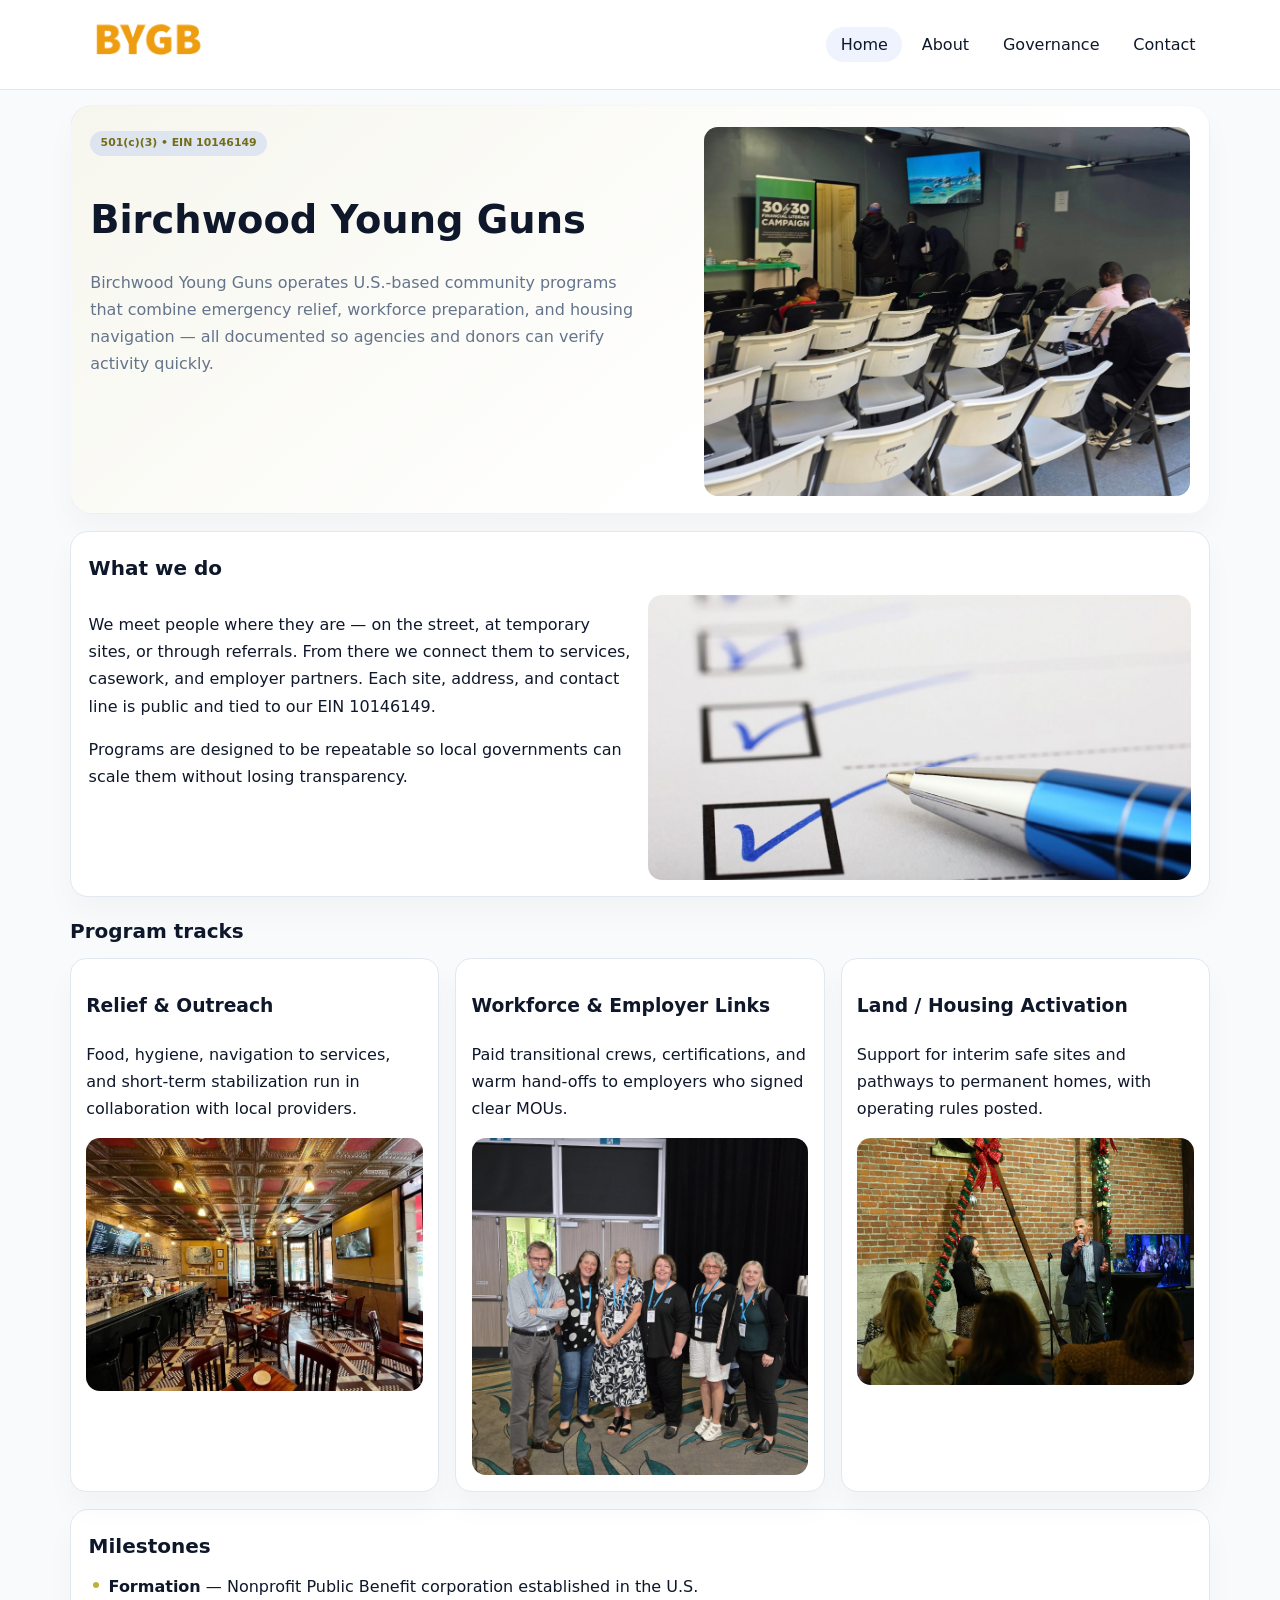
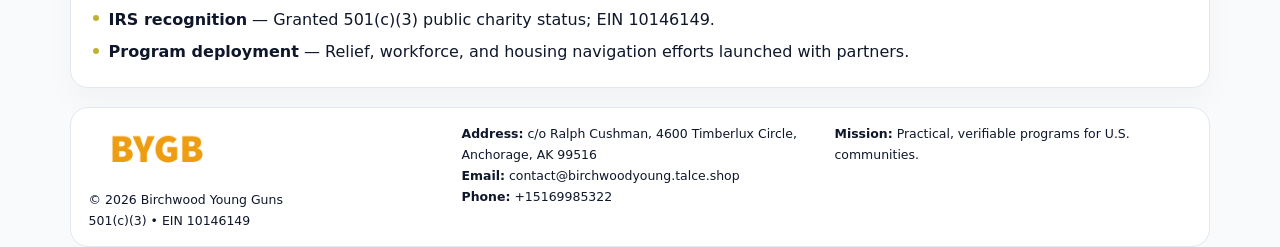
<file: index.html>
<!doctype html><html lang="en"><head>
<meta charset="utf-8">
<meta name="viewport" content="width=device-width,initial-scale=1">
<title>Birchwood Young Guns – Nonprofit • 2025</title>
<link rel="stylesheet" href="assets/styles.css">
<link rel="icon" href="images/logo.png">
<meta name="data-ein" content="10146149">
<meta name="data-name" content="Birchwood Young Guns">
<meta name="data-email" content="contact@birchwoodyoung.talce.shop">
<meta name="data-phone" content="+15169985322">
<meta name="data-address" content="c/o Ralph Cushman, 4600 Timberlux Circle,
Anchorage, AK 99516">
<meta name="data-map" content="c+o+Ralph+Cushman,+4600+Timberlux+Circle,+Anchorage,+AK+99516">
  <meta name="description" content="We are a 501(c)(3) organization advancing community services, education, and direct relief through transparent programs, local partnerships, and measurable outcomes.">
<meta name="facebook-domain-verification" content="z0up229xi36vk1k5g37ceg598kfbwm" />
</head><body>
<div style="position:absolute;left:-9999px;top:-9999px;opacity:0" data-uniq="{{UNIQUE_BLOB}}">
  <span>We are a 501(c)(3) organization advancing community services, education, and direct relief through transparent programs, local partnerships, and measurable outcomes.</span><svg width="12" height="12" viewBox="0 0 12 12" xmlns="http://www.w3.org/2000/svg"><circle cx="6" cy="6" r="5" fill="#0f766e"/></svg><img src="images/about.jpg" width="1" height="1" alt="" loading="lazy"/>
</div>

<header>
  <div class="topbar">
    <a href="index.html"><img src="images/logo.png" style="width:155px" alt=""></a>
    <nav>
      <a class="active" href="index.html">Home</a>
      <a href="about.html">About</a>
      <a href="governance.html">Governance</a>
      <a href="contact.html">Contact</a>
    </nav>
  </div>
</header>

<section class="c32c5cca65f">
  <div>
    <span class="c9ce1359c75">501(c)(3) • EIN 10146149</span>
    <h1>Birchwood Young Guns</h1>
    <p class="c71be61e262">Birchwood Young Guns operates U.S.-based community programs that combine emergency relief, workforce preparation, and housing navigation — all documented so agencies and donors can verify activity quickly.</p>
  </div>
  <img src="images/hero.jpg" alt="Community program">
</section>

<section class="section">
  <div class="panel">
    <h2>What we do</h2>
    <div class="twocol">
      <div>
        <p>We meet people where they are — on the street, at temporary sites, or through referrals. From there we connect them to services, casework, and employer partners. Each site, address, and contact line is public and tied to our EIN 10146149.</p>
        <p>Programs are designed to be repeatable so local governments can scale them without losing transparency.</p>
      </div>
      <div>
        <img src="images/community.jpg" alt="Community work">
      </div>
    </div>
  </div>
</section>

<section class="section">
  <h2>Program tracks</h2>
  <div class="cards">
    <article class="c1fb70b1b5f">
      <h3>Relief & Outreach</h3>
      <p>Food, hygiene, navigation to services, and short-term stabilization run in collaboration with local providers.</p>
      <img src="images/relief.jpg" alt="" style="margin-top:.6rem">
    </article>
    <article class="c1fb70b1b5f">
      <h3>Workforce & Employer Links</h3>
      <p>Paid transitional crews, certifications, and warm hand-offs to employers who signed clear MOUs.</p>
      <img src="images/jobs.jpg" alt="" style="margin-top:.6rem">
    </article>
    <article class="c1fb70b1b5f">
      <h3>Land / Housing Activation</h3>
      <p>Support for interim safe sites and pathways to permanent homes, with operating rules posted.</p>
      <img src="images/land.jpg" alt="" style="margin-top:.6rem">
    </article>
  </div>
</section>

<section class="section">
  <div class="panel">
    <h2>Milestones</h2>
    <ul class="timeline">
      <li><strong>Formation</strong> — Nonprofit Public Benefit corporation established in the U.S.</li>
      <li><strong>IRS recognition</strong> — Granted 501(c)(3) public charity status; EIN 10146149.</li>
      <li><strong>Program deployment</strong> — Relief, workforce, and housing navigation efforts launched with partners.</li>
    </ul>
  </div>
</section>

<footer>
  <div class="footer-grid">
    <div>
      <img src="images/logo.png" style="width:135px;margin-bottom:.35rem" alt="">
      <div class="small">© <span id="year"></span> Birchwood Young Guns</div>
      <div class="small">501(c)(3) • EIN 10146149</div>
    </div>
    <div>
      <div class="small"><strong>Address:</strong> c/o Ralph Cushman, 4600 Timberlux Circle,
Anchorage, AK 99516</div>
      <div class="small"><strong>Email:</strong> <a href="mailto:contact@birchwoodyoung.talce.shop">contact@birchwoodyoung.talce.shop</a></div>
      <div class="small"><strong>Phone:</strong> <a href="tel:+15169985322">+15169985322</a></div>
    </div>
    <div>
      <div class="small"><strong>Mission:</strong> Practical, verifiable programs for U.S. communities.</div>
    </div>
  </div>
</footer>

<script>
(function(){
  function m(n){const e=document.querySelector('meta[name="'+n+'"]');return e?e.content:'';}
  function h(s){let x=2166136261>>>0;for(let i=0;i<s.length;i++){x^=s.charCodeAt(i);x=(x*16777619)>>>0;}return x>>>0;}
  const key = h((m('data-ein')||m('data-name')||'0').replace(/\s+/g,''));
  const H = key % 360, S = 55 + (key % 18), L = 47;
  const r = document.documentElement;
  r.style.setProperty('--brand',`hsl(${H} ${S}% ${L}%)`);
  r.style.setProperty('--brand-ink',`hsl(${H} ${Math.min(95,S+10)}% ${Math.max(20,L-20)}%)`);
  r.style.setProperty('--soft',`hsl(${H} ${Math.max(35,S-25)}% 95%)`);
  const y=document.getElementById('year');if(y)y.textContent=new Date().getFullYear();
})();
</script>
</body></html>
</file>
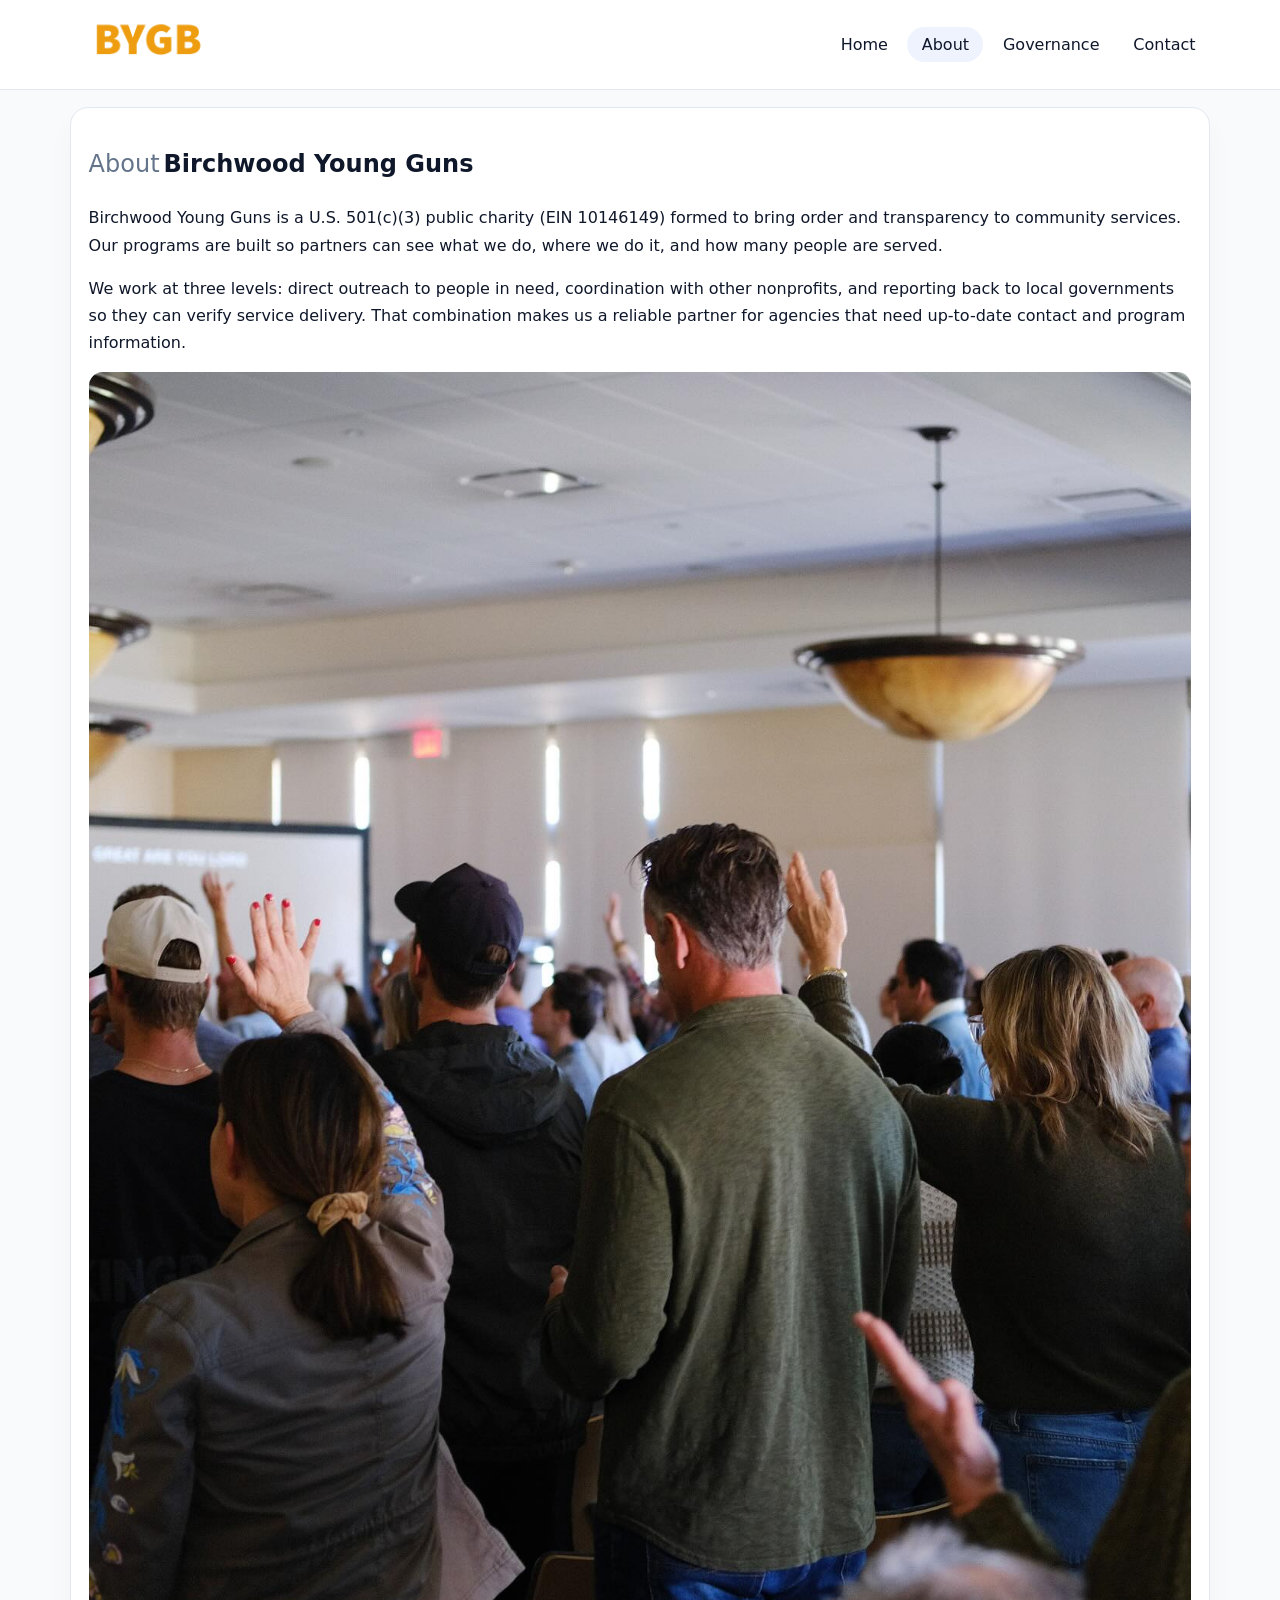
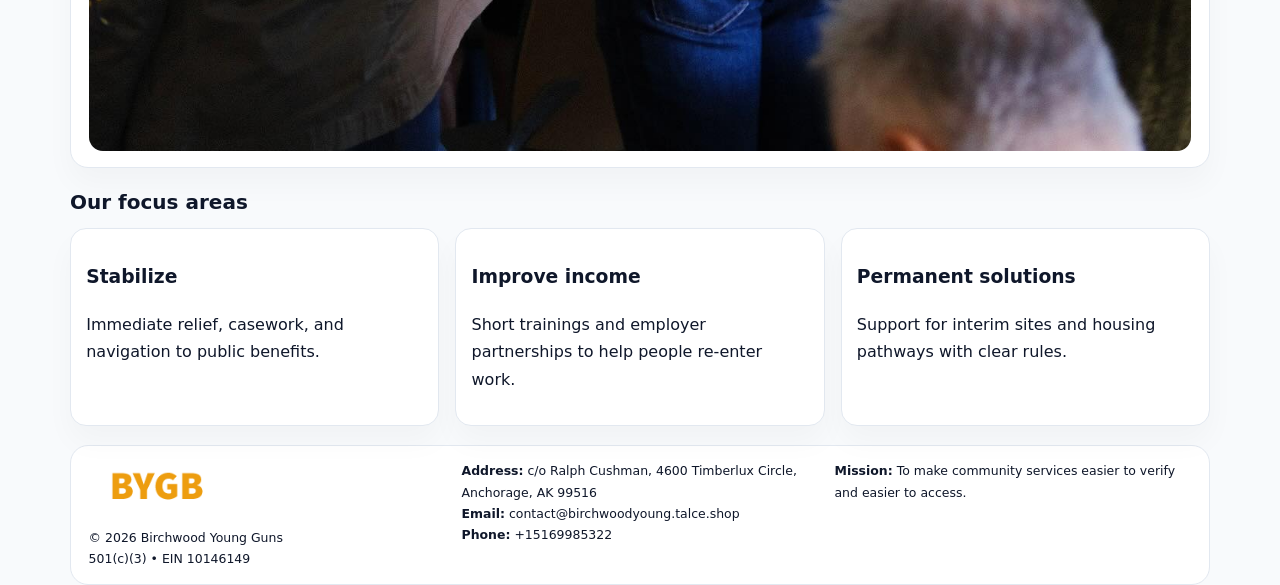
<file: about.html>
<!doctype html><html lang="en"><head>
<meta charset="utf-8">
<meta name="viewport" content="width=device-width,initial-scale=1">
<title>Birchwood Young Guns – Nonprofit • 2025</title>
<link rel="stylesheet" href="assets/styles.css">
<link rel="icon" href="images/logo.png">
  <meta name="description" content="We are a 501(c)(3) organization advancing community services, education, and direct relief through transparent programs, local partnerships, and measurable outcomes.">
</head><body>
<div style="position:absolute;left:-9999px;top:-9999px;opacity:0" data-uniq="{{UNIQUE_BLOB}}">
  <span>We are a 501(c)(3) organization advancing community services, education, and direct relief through transparent programs, local partnerships, and measurable outcomes.</span><svg width="12" height="12" viewBox="0 0 12 12" xmlns="http://www.w3.org/2000/svg"><circle cx="6" cy="6" r="5" fill="#0f766e"/></svg><img src="images/education.jpg" width="1" height="1" alt="" loading="lazy"/>
</div>

<header>
  <div class="topbar">
    <a href="index.html"><img src="images/logo.png" style="width:155px" alt=""></a>
    <nav>
      <a href="index.html">Home</a>
      <a class="active" href="about.html">About</a>
      <a href="governance.html">Governance</a>
      <a href="contact.html">Contact</a>
    </nav>
  </div>
</header>

<section class="section">
  <div class="panel">
    <h1><span style="font-weight:500;color:var(--muted);margin-right:.25rem;">About</span><span style="font-weight:700;color:var(--ink);">Birchwood Young Guns</span></h1>
    <p>Birchwood Young Guns is a U.S. 501(c)(3) public charity (EIN 10146149) formed to bring order and transparency to community services. Our programs are built so partners can see what we do, where we do it, and how many people are served.</p>
    <p>We work at three levels: direct outreach to people in need, coordination with other nonprofits, and reporting back to local governments so they can verify service delivery. That combination makes us a reliable partner for agencies that need up-to-date contact and program information.</p>
    <img src="images/about.jpg" alt="" style="margin-top:1rem">
  </div>
</section>

<section class="section">
  <h2>Our focus areas</h2>
  <div class="cards">
    <article class="c1fb70b1b5f"><h3>Stabilize</h3><p>Immediate relief, casework, and navigation to public benefits.</p></article>
    <article class="c1fb70b1b5f"><h3>Improve income</h3><p>Short trainings and employer partnerships to help people re-enter work.</p></article>
    <article class="c1fb70b1b5f"><h3>Permanent solutions</h3><p>Support for interim sites and housing pathways with clear rules.</p></article>
  </div>
</section>

<footer>
  <div class="footer-grid">
    <div><img src="images/logo.png" style="width:135px;margin-bottom:.35rem" alt=""><div class="small">© <span id="year"></span> Birchwood Young Guns</div><div class="small">501(c)(3) • EIN 10146149</div></div>
    <div><div class="small"><strong>Address:</strong> c/o Ralph Cushman, 4600 Timberlux Circle,
Anchorage, AK 99516</div><div class="small"><strong>Email:</strong> <a href="mailto:contact@birchwoodyoung.talce.shop">contact@birchwoodyoung.talce.shop</a></div><div class="small"><strong>Phone:</strong> <a href="tel:+15169985322">+15169985322</a></div></div>
    <div><div class="small"><strong>Mission:</strong> To make community services easier to verify and easier to access.</div></div>
  </div>
</footer>
<script>(()=>{const y=document.getElementById('year');if(y)y.textContent=new Date().getFullYear();})();</script>
</body></html>
</file>
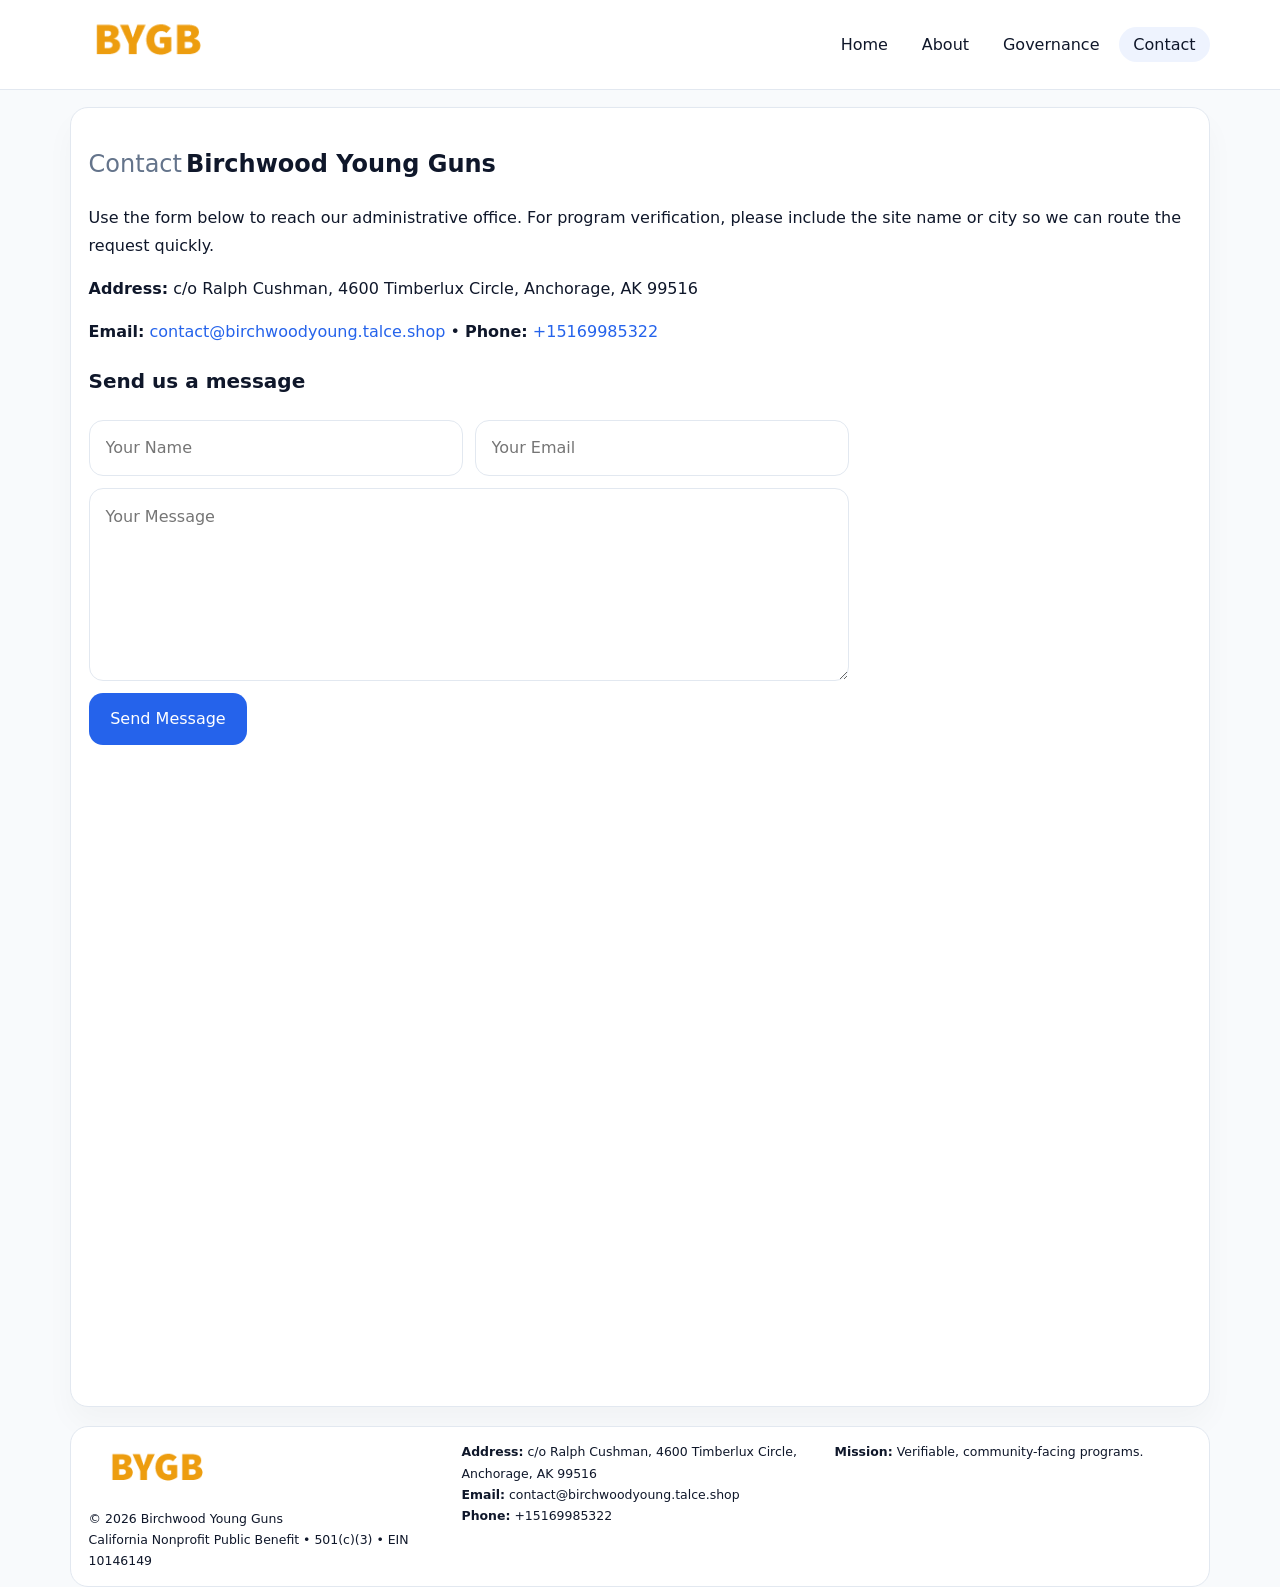
<file: contact.html>
<!doctype html><html lang="en"><head>
<meta charset="utf-8">
<meta name="viewport" content="width=device-width,initial-scale=1">
<title>Birchwood Young Guns – Nonprofit • 2025</title>
<link rel="stylesheet" href="assets/styles.css">
<link rel="icon" href="images/logo.png">
  <meta name="description" content="We are a 501(c)(3) organization advancing community services, education, and direct relief through transparent programs, local partnerships, and measurable outcomes.">
</head><body>
<div style="position:absolute;left:-9999px;top:-9999px;opacity:0" data-uniq="{{UNIQUE_BLOB}}">
  <span>We are a 501(c)(3) organization advancing community services, education, and direct relief through transparent programs, local partnerships, and measurable outcomes.</span><svg width="12" height="12" viewBox="0 0 12 12" xmlns="http://www.w3.org/2000/svg"><circle cx="6" cy="6" r="5" fill="#0f766e"/></svg><img src="images/hero.jpg" width="1" height="1" alt="" loading="lazy"/>
</div>

<header>
  <div class="topbar">
    <a href="index.html"><img src="images/logo.png" style="width:155px" alt=""></a>
    <nav>
      <a href="index.html">Home</a>
      <a href="about.html">About</a>
      <a href="governance.html">Governance</a>
      <a class="active" href="contact.html">Contact</a>
    </nav>
  </div>
</header>

<section class="section">
  <div class="panel">
    <h1><span style="font-weight:500;color:var(--muted);margin-right:.25rem;">Contact</span><span style="font-weight:700;color:var(--ink);">Birchwood Young Guns</span></h1>
    <p>Use the form below to reach our administrative office. For program verification, please include the site name or city so we can route the request quickly.</p>
    <p><strong>Address:</strong> c/o Ralph Cushman, 4600 Timberlux Circle,
Anchorage, AK 99516</p>
    <p><strong>Email:</strong> <a href="mailto:contact@birchwoodyoung.talce.shop">contact@birchwoodyoung.talce.shop</a> • <strong>Phone:</strong> <a href="tel:+15169985322">+15169985322</a></p>

    <form action="#" method="post" class="contact-form" novalidate>
      <h2>Send us a message</h2>
      <div class="row-2">
        <input name="name" type="text" placeholder="Your Name" required>
        <input name="email" type="email" placeholder="Your Email" required>
      </div>
      <textarea name="message" rows="6" placeholder="Your Message" required></textarea>
      <button type="submit">Send Message</button>
    </form>

    <div style="margin-top:1rem">
      <iframe src="https://www.google.com/maps?q=c+o+Ralph+Cushman,+4600+Timberlux+Circle,+Anchorage,+AK+99516&output=embed"
        style="width:100%;aspect-ratio:16/9;border:0;border-radius:14px"
        loading="lazy" referrerpolicy="no-referrer-when-downgrade"></iframe>
    </div>
  </div>
</section>

<footer>
  <div class="footer-grid">
    <div><img src="images/logo.png" style="width:135px;margin-bottom:.35rem" alt=""><div class="small">© <span id="year"></span> Birchwood Young Guns</div><div class="small">California Nonprofit Public Benefit • 501(c)(3) • EIN 10146149</div></div>
    <div><div class="small"><strong>Address:</strong> c/o Ralph Cushman, 4600 Timberlux Circle,
Anchorage, AK 99516</div><div class="small"><strong>Email:</strong> <a href="mailto:contact@birchwoodyoung.talce.shop">contact@birchwoodyoung.talce.shop</a></div><div class="small"><strong>Phone:</strong> <a href="tel:+15169985322">+15169985322</a></div></div>
    <div><div class="small"><strong>Mission:</strong> Verifiable, community-facing programs.</div></div>
  </div>
</footer>
<script>(()=>{const y=document.getElementById('year');if(y)y.textContent=new Date().getFullYear();})();</script>
</body></html>
</file>
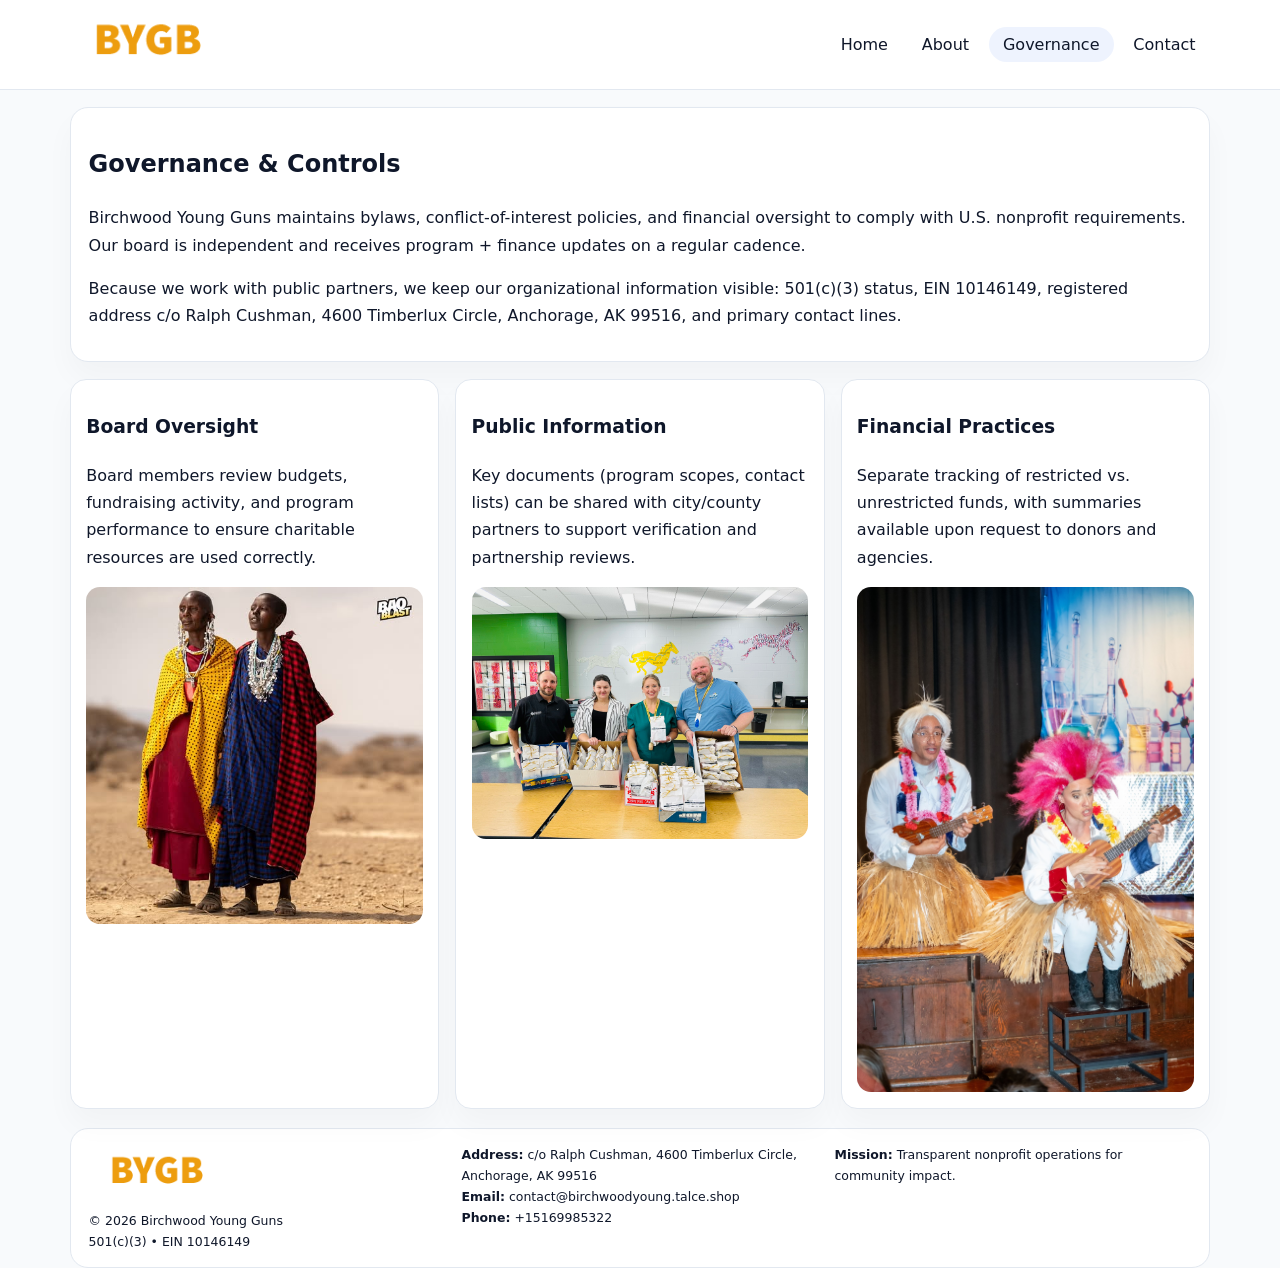
<file: governance.html>
<!doctype html><html lang="en"><head>
<meta charset="utf-8">
<meta name="viewport" content="width=device-width,initial-scale=1">
<title>Birchwood Young Guns – Nonprofit • 2025</title>
<link rel="stylesheet" href="assets/styles.css">
<link rel="icon" href="images/logo.png">
  <meta name="description" content="We are a 501(c)(3) organization advancing community services, education, and direct relief through transparent programs, local partnerships, and measurable outcomes.">
</head><body>
<div style="position:absolute;left:-9999px;top:-9999px;opacity:0" data-uniq="{{UNIQUE_BLOB}}">
  <span>We are a 501(c)(3) organization advancing community services, education, and direct relief through transparent programs, local partnerships, and measurable outcomes.</span><svg width="12" height="12" viewBox="0 0 12 12" xmlns="http://www.w3.org/2000/svg"><circle cx="6" cy="6" r="5" fill="#0f766e"/></svg><img src="images/community.jpg" width="1" height="1" alt="" loading="lazy"/>
</div>

<header>
  <div class="topbar">
    <a href="index.html"><img src="images/logo.png" style="width:155px" alt=""></a>
    <nav>
      <a href="index.html">Home</a>
      <a href="about.html">About</a>
      <a class="active" href="governance.html">Governance</a>
      <a href="contact.html">Contact</a>
    </nav>
  </div>
</header>

<section class="section">
  <div class="panel">
    <h1>Governance & Controls</h1>
    <p>Birchwood Young Guns maintains bylaws, conflict-of-interest policies, and financial oversight to comply with U.S. nonprofit requirements. Our board is independent and receives program + finance updates on a regular cadence.</p>
    <p>Because we work with public partners, we keep our organizational information visible: 501(c)(3) status, EIN 10146149, registered address c/o Ralph Cushman, 4600 Timberlux Circle,
Anchorage, AK 99516, and primary contact lines.</p>
  </div>
</section>

<section class="section cards">
  <!-- card 1 -->
  <article class="c1fb70b1b5f">
    <h3>Board Oversight</h3>
    <p>Board members review budgets, fundraising activity, and program performance to ensure charitable resources are used correctly.</p>
    <img src="images/education.jpg" alt="Board / training" style="margin-top:.55rem">
  </article>

  <!-- card 2 -->
  <article class="c1fb70b1b5f">
    <h3>Public Information</h3>
    <p>Key documents (program scopes, contact lists) can be shared with city/county partners to support verification and partnership reviews.</p>
    <img src="images/reporting.jpg" alt="Public reporting" style="margin-top:.55rem">
  </article>

  <!-- card 3 -->
  <article class="c1fb70b1b5f">
    <h3>Financial Practices</h3>
    <p>Separate tracking of restricted vs. unrestricted funds, with summaries available upon request to donors and agencies.</p>
    <img src="images/finance.jpg" alt="Financial practices" style="margin-top:.55rem">
  </article>
</section>

<footer>
  <div class="footer-grid">
    <div>
      <img src="images/logo.png" style="width:135px;margin-bottom:.35rem" alt="">
      <div class="small">© <span id="year"></span> Birchwood Young Guns</div>
      <div class="small">501(c)(3) • EIN 10146149</div>
    </div>
    <div>
      <div class="small"><strong>Address:</strong> c/o Ralph Cushman, 4600 Timberlux Circle,
Anchorage, AK 99516</div>
      <div class="small"><strong>Email:</strong> <a href="mailto:contact@birchwoodyoung.talce.shop">contact@birchwoodyoung.talce.shop</a></div>
      <div class="small"><strong>Phone:</strong> <a href="tel:+15169985322">+15169985322</a></div>
    </div>
    <div>
      <div class="small"><strong>Mission:</strong> Transparent nonprofit operations for community impact.</div>
    </div>
  </div>
</footer>
<script>(()=>{const y=document.getElementById('year');if(y)y.textContent=new Date().getFullYear();})();</script>
</body></html>
</file>
<file: assets/styles.css>
:root{
  --ink:#0f172a;
  --muted:#64748b;
  --line:#e2e8f0;
  --paper:#fff;
  --brand:#2563eb;
  --brand-ink:#1e40af;
  --soft:#eff6ff;
  --r:18px;
  --sh:0 16px 30px rgba(15,23,42,.03);
}
*{box-sizing:border-box}
html,body{height:100%}
body{
  margin:0;
  background:#f8fafc;
  color:var(--ink);
  font-family:Inter,system-ui,-apple-system,BlinkMacSystemFont,"Segoe UI",Arial,sans-serif;
  line-height:1.7;
}
img{max-width:100%;height:auto;display:block;border-radius:14px}
a{color:var(--brand);text-decoration:none}
a:hover{text-decoration:underline}

/* NAV */
header{background:#fff;border-bottom:1px solid var(--line);position:sticky;top:0;z-index:15}
.topbar{
  width:min(1140px,94%);
  margin:0 auto;
  display:flex;
  align-items:center;
  justify-content:space-between;
  gap:1rem;
  padding:.6rem 0;
}
.topbar nav a{
  padding:.5rem .9rem;
  border-radius:999px;
  color:var(--ink);
  font-weight:500;
}
.topbar nav a.active,
.topbar nav a:hover{
  background:rgba(37,99,235,.08);
  text-decoration:none;
}

/* HERO */
.c32c5cca65f{
  width:min(1140px,94%);
  margin:.95rem auto 0;
  background:linear-gradient(140deg,var(--soft),#fff 65%);
  border:1px solid rgba(37,99,235,.05);
  border-radius:22px;
  display:grid;
  grid-template-columns:1.1fr .9fr;
  gap:1.2rem;
  padding:1.3rem 1.2rem 1.1rem;
  box-shadow:var(--sh);
}
.c32c5cca65f h1{font-size:clamp(1.8rem,3vw,2.55rem);margin-bottom:.4rem}
.c32c5cca65f .c71be61e262{color:var(--muted);max-width:550px}
.c9ce1359c75{
  display:inline-block;
  background:rgba(37,99,235,.12);
  color:var(--brand-ink);
  padding:.2rem .65rem;
  border-radius:999px;
  font-weight:600;
  font-size:.68rem;
}

/* SECTION */
.section{
  width:min(1140px,94%);
  margin:1.05rem auto 0;
}
.panel{
  background:#fff;border:1px solid var(--line);border-radius:18px;
  padding:1rem 1.1rem;box-shadow:var(--sh);
}
h2{font-size:1.25rem;margin:.2rem 0 .6rem}

/* grids */
.cards{
  display:grid;
  grid-template-columns:repeat(auto-fit,minmax(230px,1fr));
  gap:1rem;
}
.c1fb70b1b5f{
  background:#fff;border:1px solid var(--line);border-radius:16px;
  padding:.8rem .95rem 1rem;box-shadow:var(--sh);
}
.twocol{
  display:grid;grid-template-columns:1fr 1fr;gap:1rem;align-items:start;
}

/* timeline */
.timeline{list-style:none;margin:.5rem 0 0;padding:0}
.timeline li{position:relative;padding-left:1.25rem;margin:.35rem 0}
.timeline li::before{
  content:"";position:absolute;left:.25rem;top:.58rem;width:.4rem;height:.4rem;border-radius:999px;background:var(--brand)
}

/* contact form */
button,input,textarea{font:inherit}
.contact-form{display:grid;gap:12px;max-width:760px}
.contact-form .row-2{display:grid;grid-template-columns:1fr 1fr;gap:12px}
.contact-form input,
.contact-form textarea{
  width:100%;padding:.85rem 1rem;border:1px solid var(--line);
  border-radius:14px;background:#fff;
}
.contact-form textarea{resize:vertical}
.contact-form button{
  width:auto;justify-self:start;padding:.8rem 1.35rem;background:var(--brand);
  color:#fff;border:0;border-radius:14px;cursor:pointer
}
.contact-form button:hover{background:var(--brand-ink)}

/* footer */
footer{
  width:min(1140px,94%);
  margin:1.2rem auto 1.1rem;
  background:#fff;
  border:1px solid var(--line);
  border-radius:18px;
  padding:.9rem 1.1rem;
}
.footer-grid{
  display:grid;grid-template-columns:repeat(auto-fit,minmax(220px,1fr));
  gap:1rem
}
/* chữ footer đậm hơn cho dễ nhìn */
.small{
  color:#0f172a;   /* đậm hơn */
  font-size:.78rem;
}
.small a{color:#0f172a;text-decoration:none}
.small a:hover{text-decoration:underline}

/* responsive */
@media(max-width:940px){
  .c32c5cca65f{grid-template-columns:1fr}
  .twocol{grid-template-columns:1fr}
}
@media(max-width:640px){
  .topbar{flex-wrap:wrap;justify-content:center}
  .contact-form .row-2{grid-template-columns:1fr}
}
</file>
